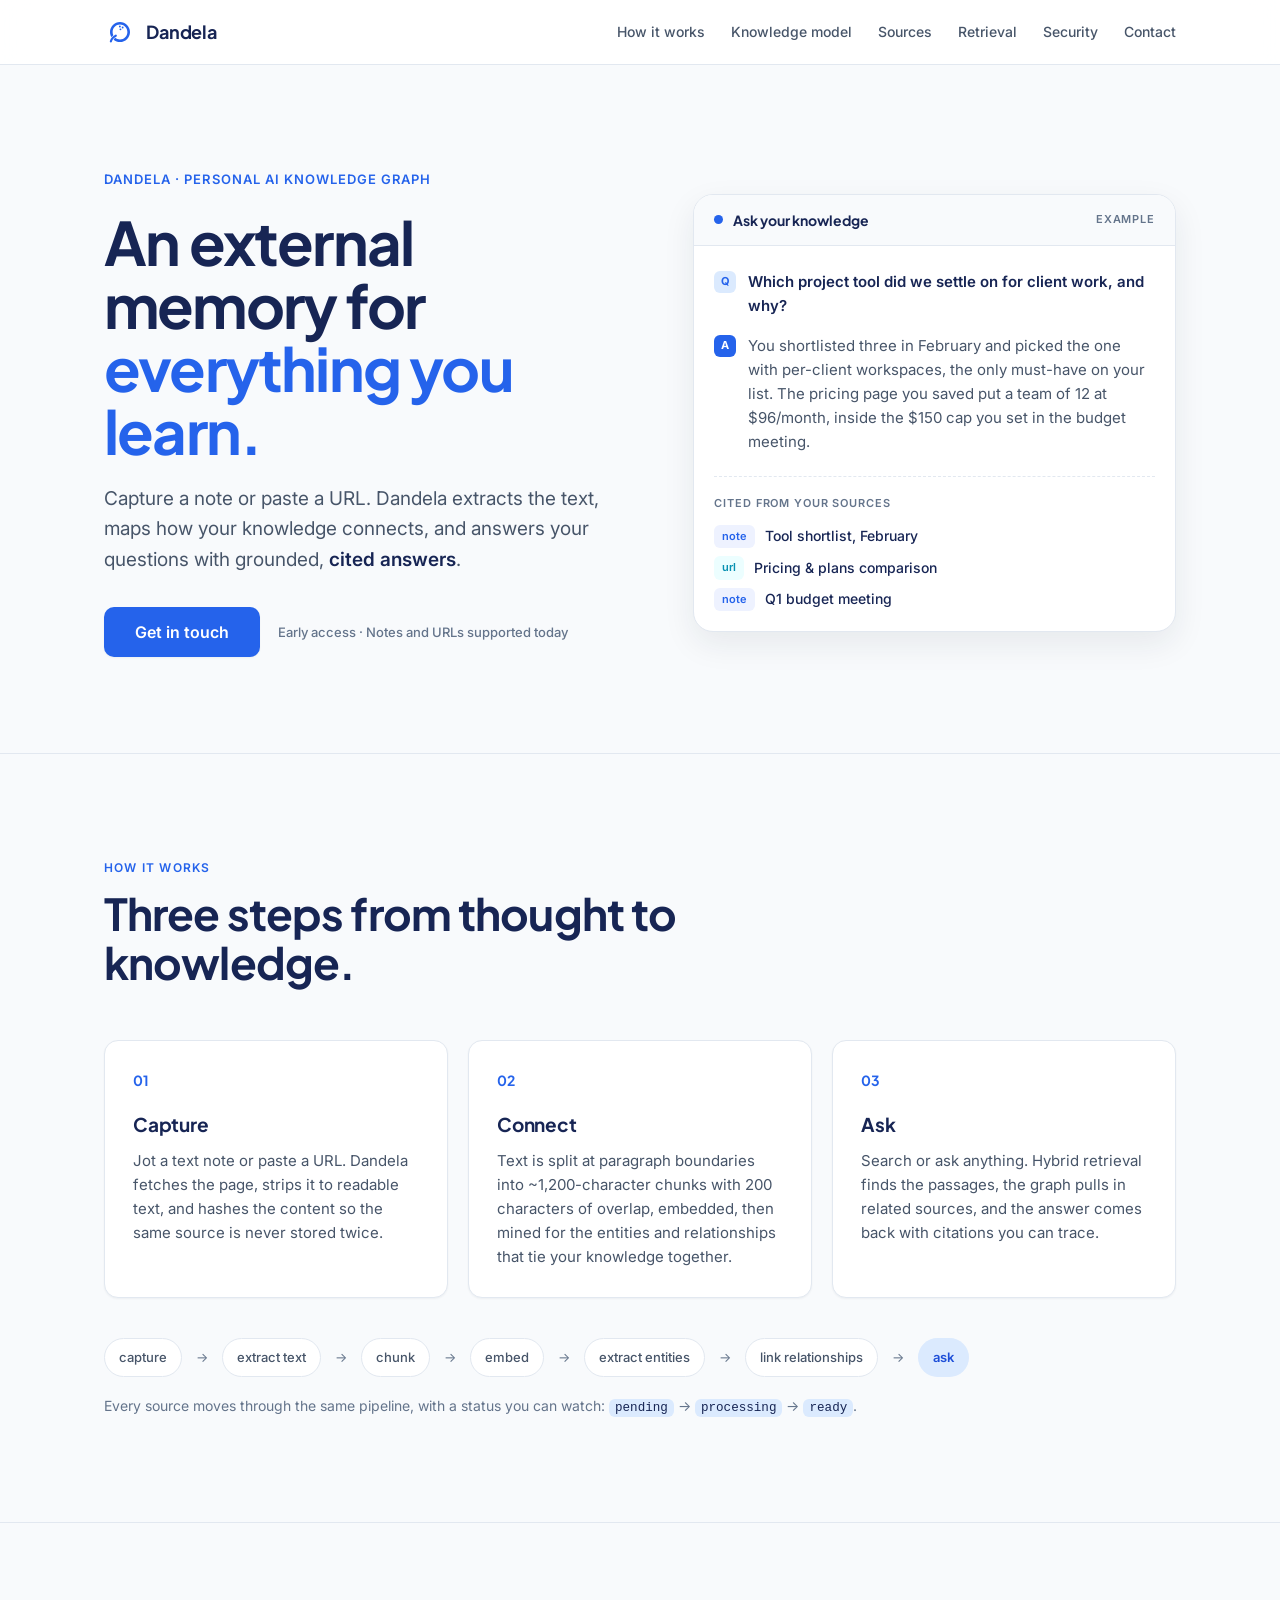
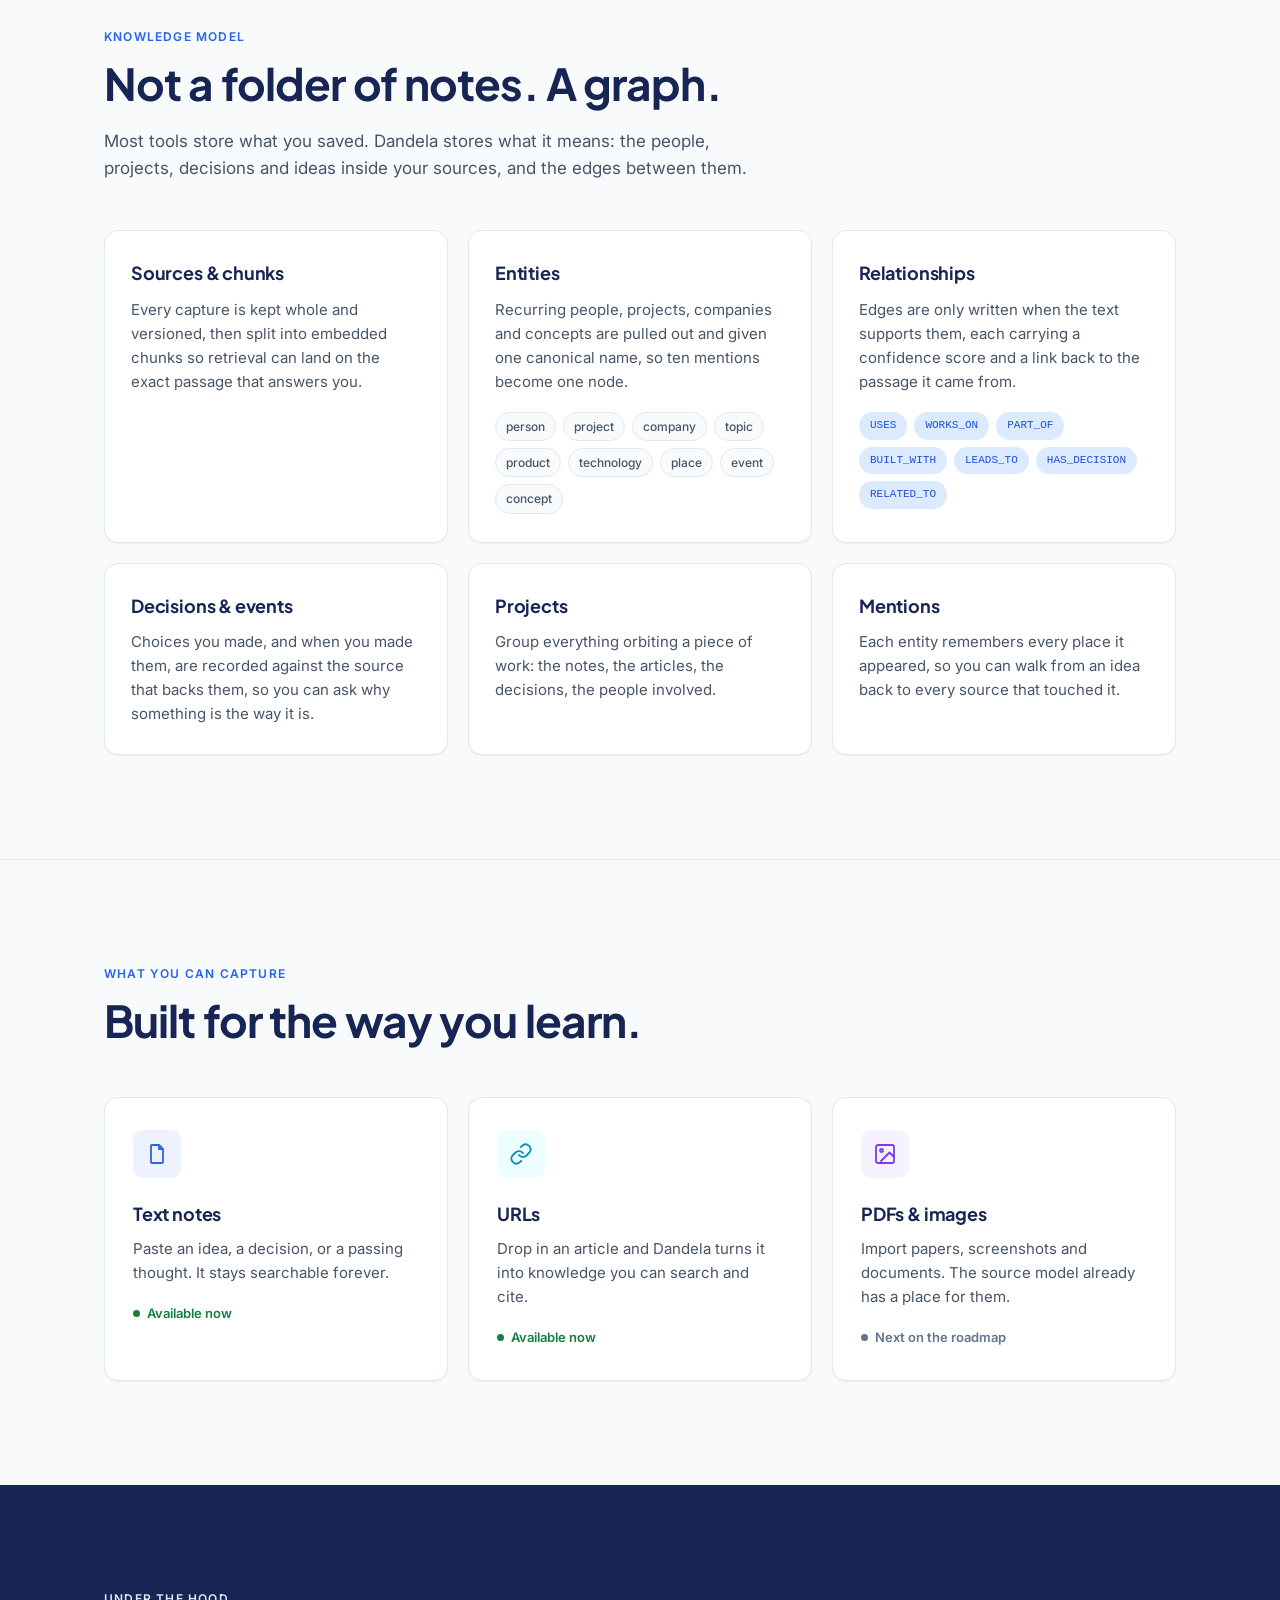
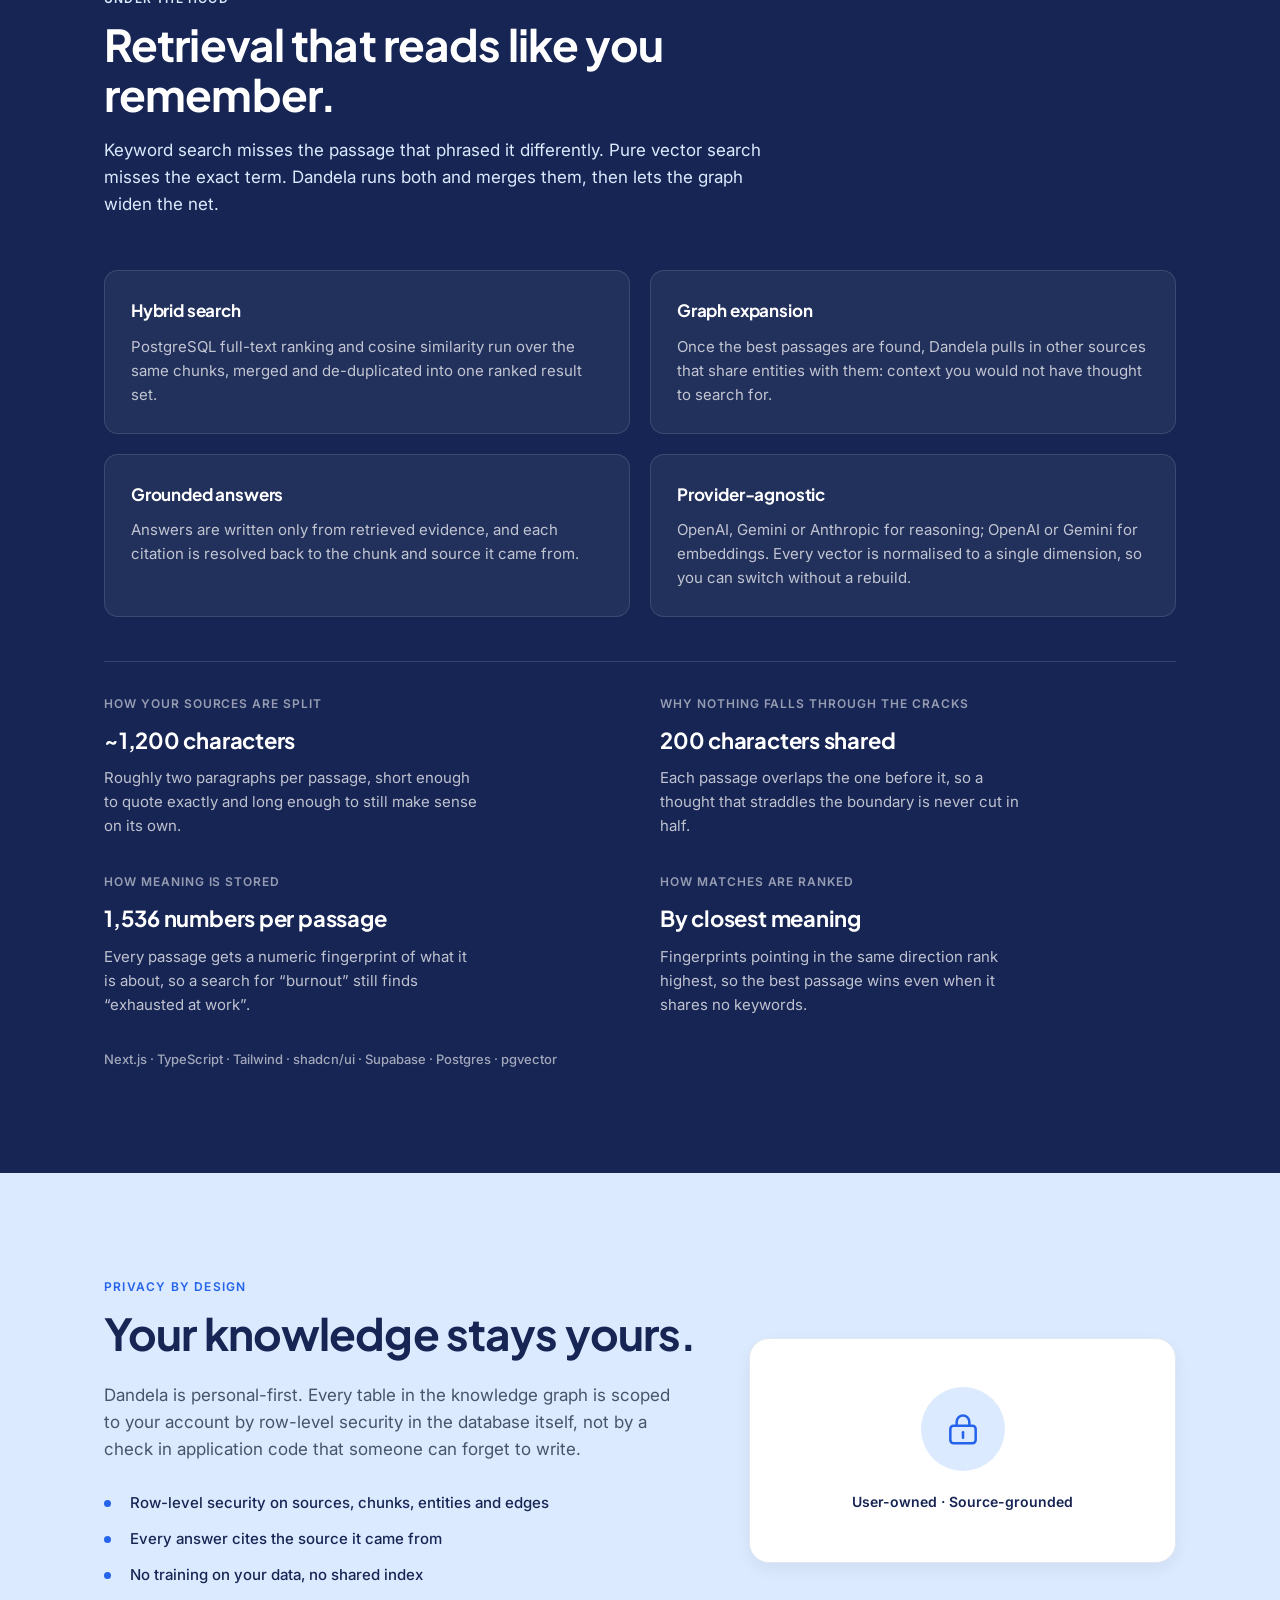
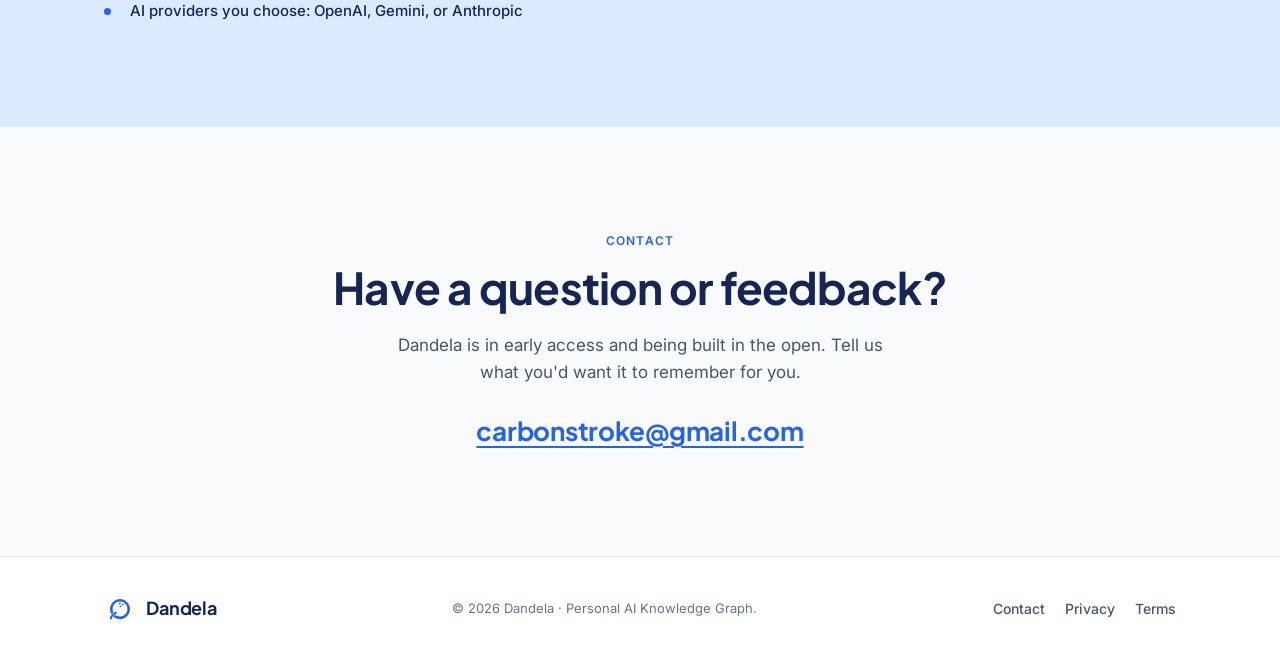
<file: index.html>
<!doctype html>
<html lang="en">
  <head>
    <meta charset="utf-8" />
    <meta name="viewport" content="width=device-width, initial-scale=1" />
    <title>Dandela | Your personal AI knowledge graph</title>
    <meta
      name="description"
      content="Dandela is a personal AI knowledge graph: an external memory that captures your notes and articles, connects them into entities and relationships, and answers your questions with grounded, cited answers."
    />
    <meta property="og:title" content="Dandela · Personal AI Knowledge Graph" />
    <meta
      property="og:description"
      content="Capture a note or paste a URL. Ask your knowledge anything."
    />
    <meta property="og:type" content="website" />
    <link
      rel="icon"
      type="image/svg+xml"
      href="./favicon.svg"
    />
    <link rel="preconnect" href="https://fonts.googleapis.com" />
    <link rel="preconnect" href="https://fonts.gstatic.com" crossorigin />
    <link
      href="https://fonts.googleapis.com/css2?family=Inter:wght@400;500;600&family=Plus+Jakarta+Sans:wght@600;700&display=swap"
      rel="stylesheet"
    />
    <link rel="stylesheet" href="./theme.css" />
    <link rel="stylesheet" href="./styles.css" />
  </head>
  <body>
    <a class="skip-link" href="#main">Skip to content</a>

    <header class="site-header">
      <nav class="nav container" aria-label="Primary">
        <a class="brand" href="#top">
          <span class="brand-mark" aria-hidden="true">
            <img src="./logo.svg" alt="" width="30" height="30" />
          </span>
          <span class="brand-name">Dandela</span>
        </a>
        <ul class="nav-links" id="nav-menu">
          <li><a href="#how">How it works</a></li>
          <li><a href="#model">Knowledge model</a></li>
          <li><a href="#sources">Sources</a></li>
          <li><a href="#retrieval">Retrieval</a></li>
          <li><a href="#security">Security</a></li>
          <li><a href="#contact">Contact</a></li>
        </ul>
        <button class="nav-toggle" aria-expanded="false" aria-controls="nav-menu" aria-label="Open menu">
          <span></span><span></span>
        </button>
      </nav>
    </header>

    <main id="main">
      <section id="top" class="hero">
        <div class="container hero-inner">
          <div class="hero-copy">
            <p class="eyebrow reveal">Dandela · Personal AI Knowledge Graph</p>
            <h1 class="hero-title reveal">
              An external memory for<br />
              <span class="hero-accent">everything you learn.</span>
            </h1>
            <p class="hero-sub reveal">
              Capture a note or paste a URL. Dandela extracts the text, maps how your
              knowledge connects, and answers your questions with grounded,
              <strong>cited answers</strong>.
            </p>
            <div class="hero-actions reveal">
              <a class="btn btn-primary btn-lg" href="mailto:carbonstroke@gmail.com">Get in touch</a>
              <span class="hero-meta">Early access · Notes and URLs supported today</span>
            </div>
          </div>

          <div class="hero-panel reveal">
            <div class="panel-bar">
              <span class="panel-dot" aria-hidden="true"></span>
              <span class="panel-title">Ask your knowledge</span>
              <span class="panel-tag">Example</span>
            </div>
            <div class="panel-body">
              <p class="panel-q">
                <span class="panel-label">Q</span>
                Which project tool did we settle on for client work, and why?
              </p>
              <p class="panel-a">
                <span class="panel-label alt">A</span>
                You shortlisted three in February and picked the one with
                per-client workspaces, the only must-have on your list. The
                pricing page you saved put a team of 12 at $96/month, inside the
                $150 cap you set in the budget meeting.
              </p>
              <div class="panel-cites">
                <span class="cite-label">Cited from your sources</span>
                <ul>
                  <li><span class="cite-type note">note</span> Tool shortlist, February</li>
                  <li><span class="cite-type url">url</span> Pricing &amp; plans comparison</li>
                  <li><span class="cite-type note">note</span> Q1 budget meeting</li>
                </ul>
              </div>
            </div>
          </div>
        </div>
      </section>

      <section id="how" class="section how">
        <div class="container">
          <p class="kicker">How it works</p>
          <h2 class="section-title">Three steps from thought to knowledge.</h2>
          <ol class="steps">
            <li class="step reveal">
              <span class="step-num" aria-hidden="true">01</span>
              <h3>Capture</h3>
              <p>
                Jot a text note or paste a URL. Dandela fetches the page, strips it
                to readable text, and hashes the content so the same source is never
                stored twice.
              </p>
            </li>
            <li class="step reveal">
              <span class="step-num" aria-hidden="true">02</span>
              <h3>Connect</h3>
              <p>
                Text is split at paragraph boundaries into ~1,200-character chunks
                with 200 characters of overlap, embedded, then mined for the entities
                and relationships that tie your knowledge together.
              </p>
            </li>
            <li class="step reveal">
              <span class="step-num" aria-hidden="true">03</span>
              <h3>Ask</h3>
              <p>
                Search or ask anything. Hybrid retrieval finds the passages, the graph
                pulls in related sources, and the answer comes back with citations you
                can trace.
              </p>
            </li>
          </ol>

          <div class="pipeline reveal" aria-label="Ingestion pipeline">
            <span class="pipe-step">capture</span>
            <span class="pipe-link"><span class="pipe-arrow" aria-hidden="true">&rarr;</span><span class="pipe-step">extract text</span></span>
            <span class="pipe-link"><span class="pipe-arrow" aria-hidden="true">&rarr;</span><span class="pipe-step">chunk</span></span>
            <span class="pipe-link"><span class="pipe-arrow" aria-hidden="true">&rarr;</span><span class="pipe-step">embed</span></span>
            <span class="pipe-link"><span class="pipe-arrow" aria-hidden="true">&rarr;</span><span class="pipe-step">extract entities</span></span>
            <span class="pipe-link"><span class="pipe-arrow" aria-hidden="true">&rarr;</span><span class="pipe-step">link relationships</span></span>
            <span class="pipe-link"><span class="pipe-arrow" aria-hidden="true">&rarr;</span><span class="pipe-step is-end">ask</span></span>
          </div>
          <p class="pipeline-note">
            Every source moves through the same pipeline, with a status you can watch:
            <code>pending</code> → <code>processing</code> → <code>ready</code>.
          </p>
        </div>
      </section>

      <section id="model" class="section model">
        <div class="container">
          <p class="kicker">Knowledge model</p>
          <h2 class="section-title">Not a folder of notes. A graph.</h2>
          <p class="section-lead">
            Most tools store what you saved. Dandela stores what it means: the people,
            projects, decisions and ideas inside your sources, and the edges between
            them.
          </p>

          <div class="model-grid">
            <article class="model-card reveal">
              <h3>Sources &amp; chunks</h3>
              <p>
                Every capture is kept whole and versioned, then split into embedded
                chunks so retrieval can land on the exact passage that answers you.
              </p>
            </article>
            <article class="model-card reveal">
              <h3>Entities</h3>
              <p>
                Recurring people, projects, companies and concepts are pulled out and
                given one canonical name, so ten mentions become one node.
              </p>
              <div class="chips">
                <span class="chip">person</span>
                <span class="chip">project</span>
                <span class="chip">company</span>
                <span class="chip">topic</span>
                <span class="chip">product</span>
                <span class="chip">technology</span>
                <span class="chip">place</span>
                <span class="chip">event</span>
                <span class="chip">concept</span>
              </div>
            </article>
            <article class="model-card reveal">
              <h3>Relationships</h3>
              <p>
                Edges are only written when the text supports them, each carrying a
                confidence score and a link back to the passage it came from.
              </p>
              <div class="chips">
                <span class="chip mono">USES</span>
                <span class="chip mono">WORKS_ON</span>
                <span class="chip mono">PART_OF</span>
                <span class="chip mono">BUILT_WITH</span>
                <span class="chip mono">LEADS_TO</span>
                <span class="chip mono">HAS_DECISION</span>
                <span class="chip mono">RELATED_TO</span>
              </div>
            </article>
            <article class="model-card reveal">
              <h3>Decisions &amp; events</h3>
              <p>
                Choices you made, and when you made them, are recorded against the
                source that backs them, so you can ask why something is the way it is.
              </p>
            </article>
            <article class="model-card reveal">
              <h3>Projects</h3>
              <p>
                Group everything orbiting a piece of work: the notes, the articles,
                the decisions, the people involved.
              </p>
            </article>
            <article class="model-card reveal">
              <h3>Mentions</h3>
              <p>
                Each entity remembers every place it appeared, so you can walk from an
                idea back to every source that touched it.
              </p>
            </article>
          </div>
        </div>
      </section>

      <section id="sources" class="section sources">
        <div class="container">
          <p class="kicker">What you can capture</p>
          <h2 class="section-title">Built for the way you learn.</h2>
          <div class="source-grid">
            <article class="source-card reveal">
              <span class="source-badge notes" aria-hidden="true">
                <svg viewBox="0 0 24 24" fill="none" xmlns="http://www.w3.org/2000/svg">
                  <path d="M7 3h7l4 4v13a1 1 0 0 1-1 1H7a1 1 0 0 1-1-1V4a1 1 0 0 1 1-1z" stroke="currentColor" stroke-width="1.8" stroke-linejoin="round" />
                  <path d="M14 3v4h4" stroke="currentColor" stroke-width="1.8" stroke-linejoin="round" />
                </svg>
              </span>
              <h3>Text notes</h3>
              <p>Paste an idea, a decision, or a passing thought. It stays searchable forever.</p>
              <p class="source-state ready">Available now</p>
            </article>
            <article class="source-card reveal">
              <span class="source-badge url" aria-hidden="true">
                <svg viewBox="0 0 24 24" fill="none" xmlns="http://www.w3.org/2000/svg">
                  <path d="M10 13a5 5 0 0 0 7.5.5l3-3a5 5 0 0 0-7-7l-1.7 1.7" stroke="currentColor" stroke-width="1.8" stroke-linecap="round" stroke-linejoin="round" />
                  <path d="M14 11a5 5 0 0 0-7.5-.5l-3 3a5 5 0 0 0 7 7l1.7-1.7" stroke="currentColor" stroke-width="1.8" stroke-linecap="round" stroke-linejoin="round" />
                </svg>
              </span>
              <h3>URLs</h3>
              <p>Drop in an article and Dandela turns it into knowledge you can search and cite.</p>
              <p class="source-state ready">Available now</p>
            </article>
            <article class="source-card reveal">
              <span class="source-badge media" aria-hidden="true">
                <svg viewBox="0 0 24 24" fill="none" xmlns="http://www.w3.org/2000/svg">
                  <rect x="3" y="3" width="18" height="18" rx="2" stroke="currentColor" stroke-width="1.8" />
                  <circle cx="8.5" cy="8.5" r="1.5" stroke="currentColor" stroke-width="1.8" />
                  <path d="M21 15l-4.5-4.5L8 19" stroke="currentColor" stroke-width="1.8" stroke-linecap="round" stroke-linejoin="round" />
                </svg>
              </span>
              <h3>PDFs &amp; images</h3>
              <p>Import papers, screenshots and documents. The source model already has a place for them.</p>
              <p class="source-state next">Next on the roadmap</p>
            </article>
          </div>
        </div>
      </section>

      <section id="retrieval" class="section retrieval">
        <div class="container">
          <p class="kicker alt">Under the hood</p>
          <h2 class="retrieval-title">Retrieval that reads like you remember.</h2>
          <p class="retrieval-lead">
            Keyword search misses the passage that phrased it differently. Pure vector
            search misses the exact term. Dandela runs both and merges them, then lets
            the graph widen the net.
          </p>

          <div class="spec-grid">
            <div class="spec reveal">
              <h3>Hybrid search</h3>
              <p>
                PostgreSQL full-text ranking and cosine similarity run over the same
                chunks, merged and de-duplicated into one ranked result set.
              </p>
            </div>
            <div class="spec reveal">
              <h3>Graph expansion</h3>
              <p>
                Once the best passages are found, Dandela pulls in other sources that
                share entities with them: context you would not have thought to search
                for.
              </p>
            </div>
            <div class="spec reveal">
              <h3>Grounded answers</h3>
              <p>
                Answers are written only from retrieved evidence, and each citation is
                resolved back to the chunk and source it came from.
              </p>
            </div>
            <div class="spec reveal">
              <h3>Provider-agnostic</h3>
              <p>
                OpenAI, Gemini or Anthropic for reasoning; OpenAI or Gemini for
                embeddings. Every vector is normalised to a single dimension, so you can
                switch without a rebuild.
              </p>
            </div>
          </div>

          <dl class="stat-row reveal">
            <div class="stat">
              <dt>How your sources are split</dt>
              <dd>
                <span class="stat-figure">~1,200 characters</span>
                <span class="stat-plain">
                  Roughly two paragraphs per passage, short enough to quote
                  exactly and long enough to still make sense on its own.
                </span>
              </dd>
            </div>
            <div class="stat">
              <dt>Why nothing falls through the cracks</dt>
              <dd>
                <span class="stat-figure">200 characters shared</span>
                <span class="stat-plain">
                  Each passage overlaps the one before it, so a thought that
                  straddles the boundary is never cut in half.
                </span>
              </dd>
            </div>
            <div class="stat">
              <dt>How meaning is stored</dt>
              <dd>
                <span class="stat-figure">1,536 numbers per passage</span>
                <span class="stat-plain">
                  Every passage gets a numeric fingerprint of what it is about,
                  so a search for “burnout” still finds “exhausted at work”.
                </span>
              </dd>
            </div>
            <div class="stat">
              <dt>How matches are ranked</dt>
              <dd>
                <span class="stat-figure">By closest meaning</span>
                <span class="stat-plain">
                  Fingerprints pointing in the same direction rank highest, so
                  the best passage wins even when it shares no keywords.
                </span>
              </dd>
            </div>
          </dl>

          <p class="retrieval-stack">
            Next.js · TypeScript · Tailwind · shadcn/ui · Supabase · Postgres · pgvector
          </p>
        </div>
      </section>

      <section id="security" class="section security">
        <div class="container security-inner">
          <div class="security-copy reveal">
            <p class="kicker">Privacy by design</p>
            <h2 class="section-title">Your knowledge stays yours.</h2>
            <p class="security-text">
              Dandela is personal-first. Every table in the knowledge graph is scoped to
              your account by row-level security in the database itself, not by a check
              in application code that someone can forget to write.
            </p>
            <ul class="security-list">
              <li>Row-level security on sources, chunks, entities and edges</li>
              <li>Every answer cites the source it came from</li>
              <li>No training on your data, no shared index</li>
              <li>AI providers you choose: OpenAI, Gemini, or Anthropic</li>
            </ul>
          </div>
          <div class="security-art reveal" aria-hidden="true">
            <div class="seal">
              <svg viewBox="0 0 24 24" fill="none" xmlns="http://www.w3.org/2000/svg">
                <rect x="4" y="10" width="16" height="11" rx="2" stroke="currentColor" stroke-width="1.6" />
                <path d="M8 10V7.5a4 4 0 0 1 8 0V10" stroke="currentColor" stroke-width="1.6" />
                <path d="M12 14v3.5" stroke="currentColor" stroke-width="1.6" stroke-linecap="round" />
              </svg>
            </div>
            <p class="seal-label">User-owned · Source-grounded</p>
          </div>
        </div>
      </section>

      <section id="contact" class="section contact">
        <div class="container contact-inner reveal">
          <p class="kicker">Contact</p>
          <h2 class="section-title">Have a question or feedback?</h2>
          <p class="contact-text">
            Dandela is in early access and being built in the open. Tell us what you'd
            want it to remember for you.
          </p>
          <p class="contact-email">
            <a href="mailto:carbonstroke@gmail.com">carbonstroke@gmail.com</a>
          </p>
        </div>
      </section>
    </main>

    <footer class="site-footer">
      <div class="container footer-inner">
        <a class="brand" href="#top">
          <span class="brand-mark" aria-hidden="true">
            <img src="./logo.svg" alt="" width="30" height="30" />
          </span>
          <span class="brand-name">Dandela</span>
        </a>
        <p class="footer-note">
          © 2026 Dandela · Personal AI Knowledge Graph.
        </p>
        <nav class="footer-links" aria-label="Legal">
          <a href="#contact">Contact</a>
          <a href="./privacy.html">Privacy</a>
          <a href="./terms.html">Terms</a>
        </nav>
      </div>
    </footer>

    <script src="./main.js"></script>
  </body>
</html>
</file>
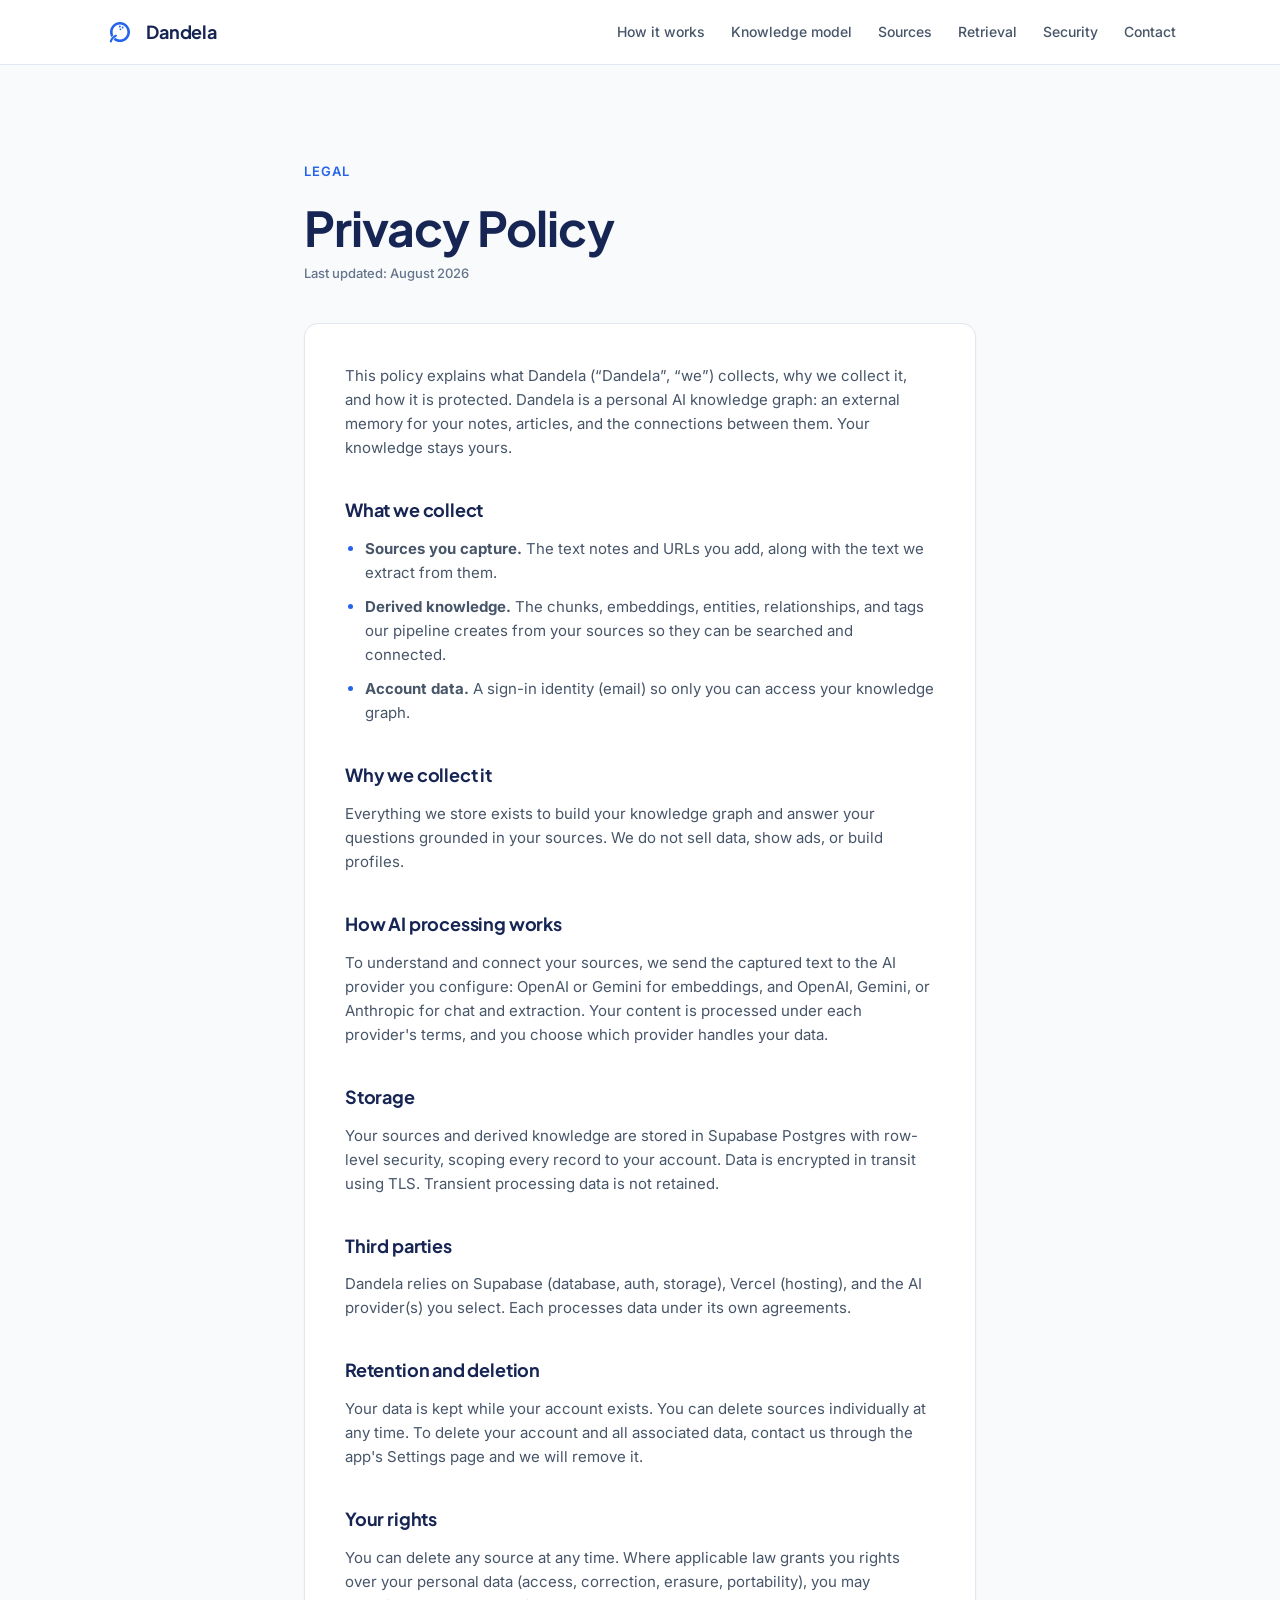
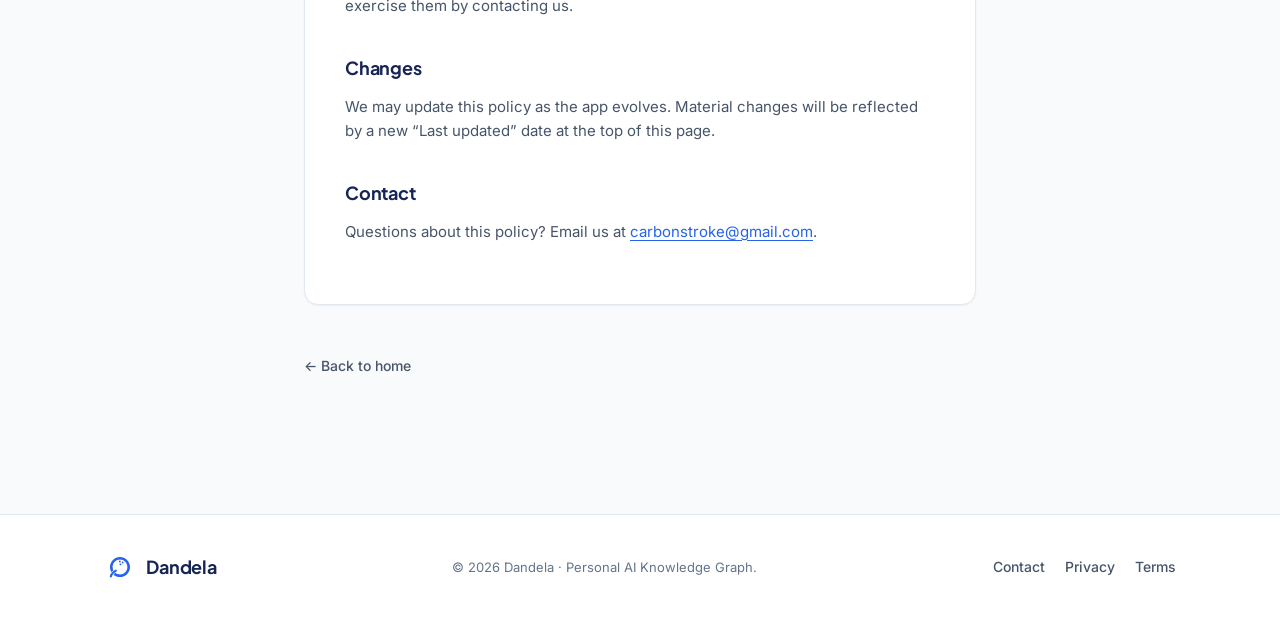
<file: privacy.html>
<!doctype html>
<html lang="en">
  <head>
    <meta charset="utf-8" />
    <meta name="viewport" content="width=device-width, initial-scale=1" />
    <title>Privacy Policy · Dandela</title>
    <meta
      name="description"
      content="How Dandela handles your data: what we store, why, and how it is protected."
    />
    <link rel="icon" type="image/svg+xml" href="./favicon.svg" />
    <link rel="preconnect" href="https://fonts.googleapis.com" />
    <link rel="preconnect" href="https://fonts.gstatic.com" crossorigin />
    <link
      href="https://fonts.googleapis.com/css2?family=Inter:wght@400;500;600&family=Plus+Jakarta+Sans:wght@600;700&display=swap"
      rel="stylesheet"
    />
    <link rel="stylesheet" href="./theme.css" />
    <link rel="stylesheet" href="./styles.css" />
  </head>
  <body>
    <a class="skip-link" href="#main">Skip to content</a>

    <header class="site-header">
      <nav class="nav container" aria-label="Primary">
        <a class="brand" href="./index.html#top">
          <span class="brand-mark" aria-hidden="true">
            <img src="./logo.svg" alt="" width="30" height="30" />
          </span>
          <span class="brand-name">Dandela</span>
        </a>
        <ul class="nav-links" id="nav-menu">
          <li><a href="./index.html#how">How it works</a></li>
          <li><a href="./index.html#model">Knowledge model</a></li>
          <li><a href="./index.html#sources">Sources</a></li>
          <li><a href="./index.html#retrieval">Retrieval</a></li>
          <li><a href="./index.html#security">Security</a></li>
          <li><a href="./index.html#contact">Contact</a></li>
        </ul>
        <button class="nav-toggle" aria-expanded="false" aria-controls="nav-menu" aria-label="Open menu">
          <span></span><span></span>
        </button>
      </nav>
    </header>

    <main id="main">
      <section class="legal">
        <div class="container legal-inner">
          <p class="eyebrow">Legal</p>
          <h1 class="legal-title">Privacy Policy</h1>
          <p class="legal-updated">Last updated: August 2026</p>

          <div class="legal-body">
            <p>
              This policy explains what Dandela (“Dandela”, “we”) collects, why we
              collect it, and how it is protected. Dandela is a personal AI knowledge
              graph: an external memory for your notes, articles, and the connections
              between them. Your knowledge stays yours.
            </p>

            <h2>What we collect</h2>
            <ul>
              <li>
                <strong>Sources you capture.</strong> The text notes and URLs you add,
                along with the text we extract from them.
              </li>
              <li>
                <strong>Derived knowledge.</strong> The chunks, embeddings, entities,
                relationships, and tags our pipeline creates from your sources so they
                can be searched and connected.
              </li>
              <li>
                <strong>Account data.</strong> A sign-in identity (email) so only you
                can access your knowledge graph.
              </li>
            </ul>

            <h2>Why we collect it</h2>
            <p>
              Everything we store exists to build your knowledge graph and answer your
              questions grounded in your sources. We do not sell data, show ads, or
              build profiles.
            </p>

            <h2>How AI processing works</h2>
            <p>
              To understand and connect your sources, we send the captured text to the
              AI provider you configure: OpenAI or Gemini for embeddings, and OpenAI,
              Gemini, or Anthropic for chat and extraction. Your content is processed
              under each provider's terms, and you choose which provider handles your
              data.
            </p>

            <h2>Storage</h2>
            <p>
              Your sources and derived knowledge are stored in Supabase Postgres with
              row-level security, scoping every record to your account. Data is
              encrypted in transit using TLS. Transient processing data is not
              retained.
            </p>

            <h2>Third parties</h2>
            <p>
              Dandela relies on Supabase (database, auth, storage), Vercel (hosting),
              and the AI provider(s) you select. Each processes data under its own
              agreements.
            </p>

            <h2>Retention and deletion</h2>
            <p>
              Your data is kept while your account exists. You can delete sources
              individually at any time. To delete your account and all associated
              data, contact us through the app's Settings page and we will remove it.
            </p>

            <h2>Your rights</h2>
            <p>
              You can delete any source at any time. Where applicable law grants you
              rights over your personal data (access, correction, erasure,
              portability), you may exercise them by contacting us.
            </p>

            <h2>Changes</h2>
            <p>
              We may update this policy as the app evolves. Material changes will be
              reflected by a new “Last updated” date at the top of this page.
            </p>

            <h2>Contact</h2>
            <p>
              Questions about this policy? Email us at
              <a href="mailto:carbonstroke@gmail.com">carbonstroke@gmail.com</a>.
            </p>
          </div>

          <p class="legal-back"><a href="./index.html">&larr; Back to home</a></p>
        </div>
      </section>
    </main>

    <footer class="site-footer">
      <div class="container footer-inner">
        <a class="brand" href="./index.html#top">
          <span class="brand-mark" aria-hidden="true">
            <img src="./logo.svg" alt="" width="30" height="30" />
          </span>
          <span class="brand-name">Dandela</span>
        </a>
        <p class="footer-note">© 2026 Dandela · Personal AI Knowledge Graph.</p>
        <nav class="footer-links" aria-label="Legal">
          <a href="./index.html#contact">Contact</a>
          <a href="./privacy.html">Privacy</a>
          <a href="./terms.html">Terms</a>
        </nav>
      </div>
    </footer>

    <script src="./main.js"></script>
  </body>
</html>
</file>
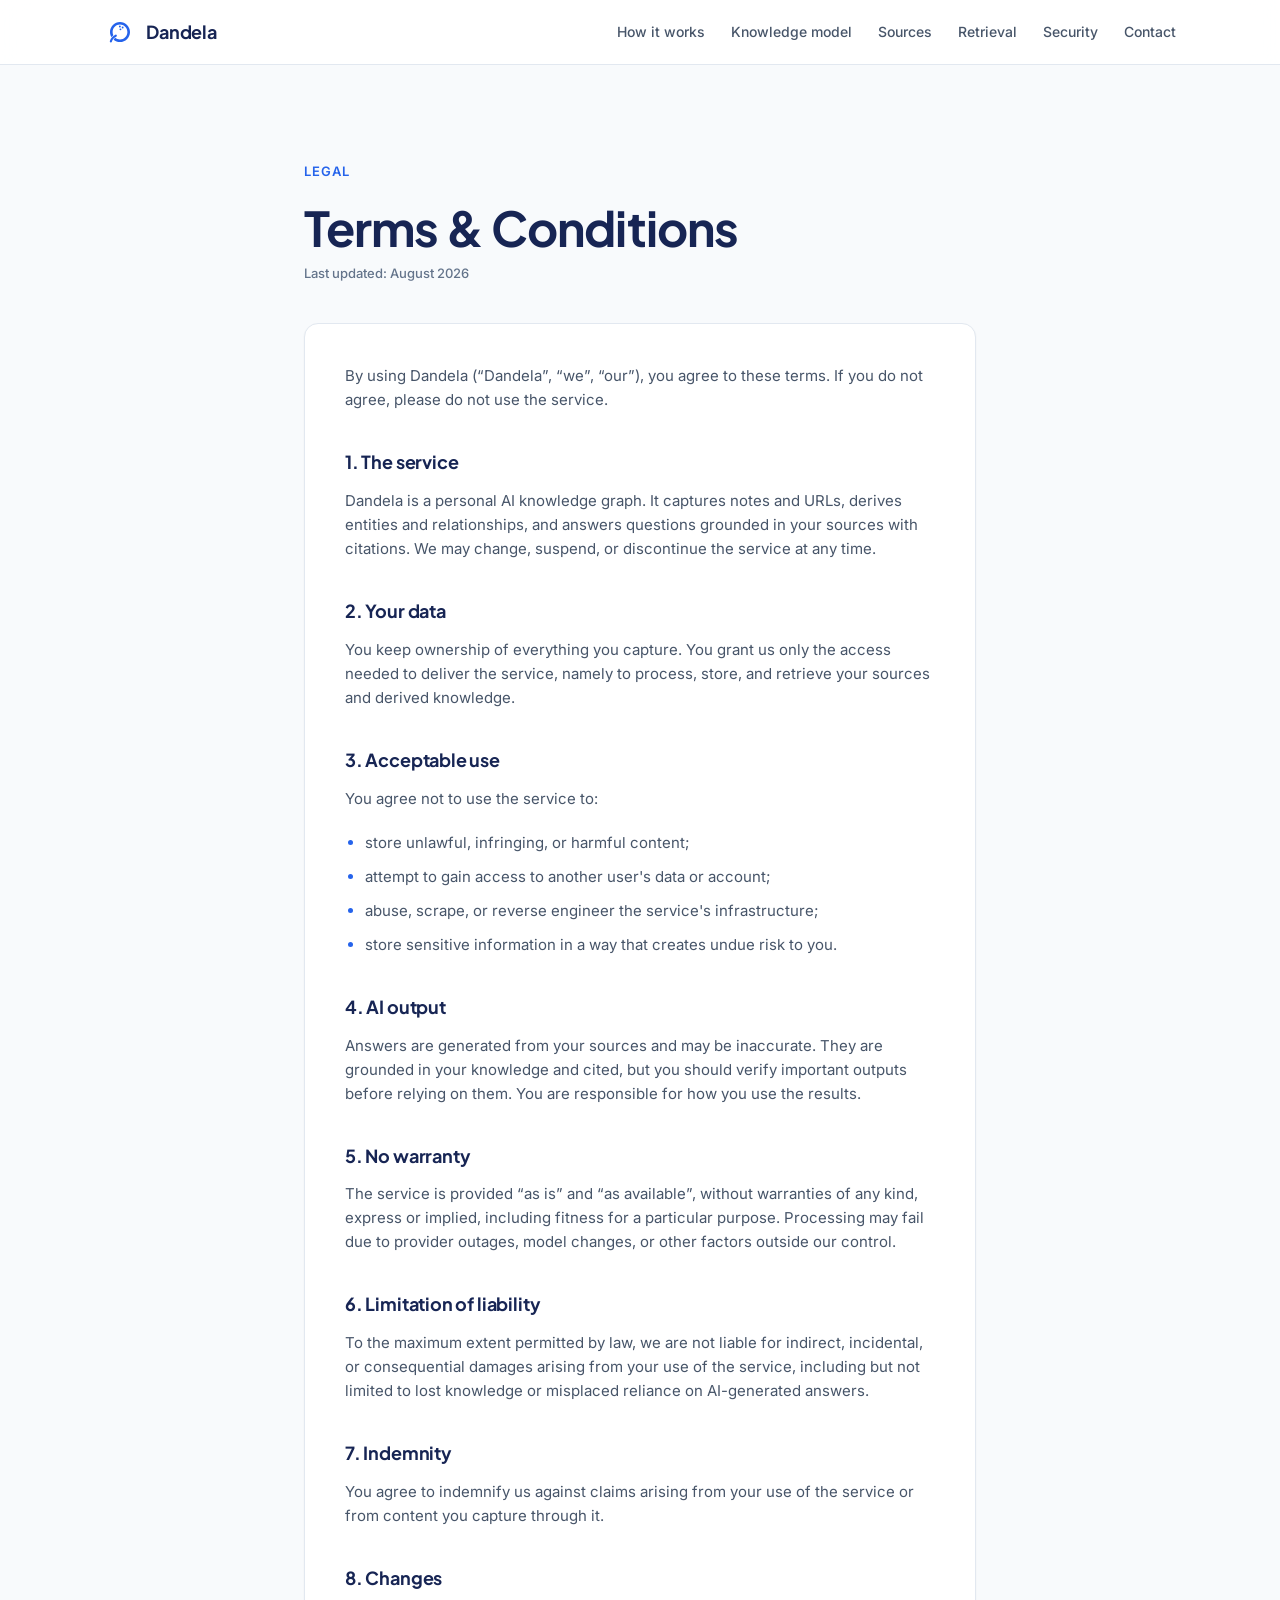
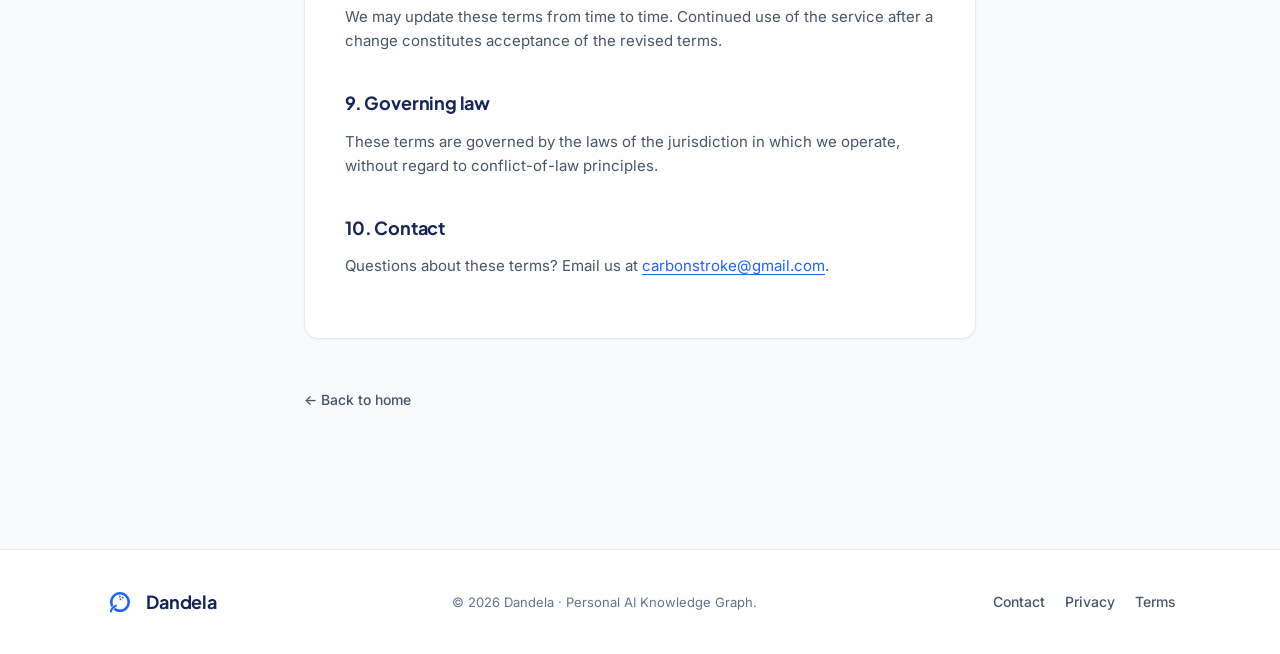
<file: terms.html>
<!doctype html>
<html lang="en">
  <head>
    <meta charset="utf-8" />
    <meta name="viewport" content="width=device-width, initial-scale=1" />
    <title>Terms &amp; Conditions · Dandela</title>
    <meta
      name="description"
      content="The terms governing your use of Dandela, a personal AI knowledge graph."
    />
    <link rel="icon" type="image/svg+xml" href="./favicon.svg" />
    <link rel="preconnect" href="https://fonts.googleapis.com" />
    <link rel="preconnect" href="https://fonts.gstatic.com" crossorigin />
    <link
      href="https://fonts.googleapis.com/css2?family=Inter:wght@400;500;600&family=Plus+Jakarta+Sans:wght@600;700&display=swap"
      rel="stylesheet"
    />
    <link rel="stylesheet" href="./theme.css" />
    <link rel="stylesheet" href="./styles.css" />
  </head>
  <body>
    <a class="skip-link" href="#main">Skip to content</a>

    <header class="site-header">
      <nav class="nav container" aria-label="Primary">
        <a class="brand" href="./index.html#top">
          <span class="brand-mark" aria-hidden="true">
            <img src="./logo.svg" alt="" width="30" height="30" />
          </span>
          <span class="brand-name">Dandela</span>
        </a>
        <ul class="nav-links" id="nav-menu">
          <li><a href="./index.html#how">How it works</a></li>
          <li><a href="./index.html#model">Knowledge model</a></li>
          <li><a href="./index.html#sources">Sources</a></li>
          <li><a href="./index.html#retrieval">Retrieval</a></li>
          <li><a href="./index.html#security">Security</a></li>
          <li><a href="./index.html#contact">Contact</a></li>
        </ul>
        <button class="nav-toggle" aria-expanded="false" aria-controls="nav-menu" aria-label="Open menu">
          <span></span><span></span>
        </button>
      </nav>
    </header>

    <main id="main">
      <section class="legal">
        <div class="container legal-inner">
          <p class="eyebrow">Legal</p>
          <h1 class="legal-title">Terms &amp; Conditions</h1>
          <p class="legal-updated">Last updated: August 2026</p>

          <div class="legal-body">
            <p>
              By using Dandela (“Dandela”, “we”, “our”), you agree to these terms. If
              you do not agree, please do not use the service.
            </p>

            <h2>1. The service</h2>
            <p>
              Dandela is a personal AI knowledge graph. It captures notes and URLs,
              derives entities and relationships, and answers questions grounded in
              your sources with citations. We may change, suspend, or discontinue the
              service at any time.
            </p>

            <h2>2. Your data</h2>
            <p>
              You keep ownership of everything you capture. You grant us only the
              access needed to deliver the service, namely to process, store, and
              retrieve your sources and derived knowledge.
            </p>

            <h2>3. Acceptable use</h2>
            <p>You agree not to use the service to:</p>
            <ul>
              <li>store unlawful, infringing, or harmful content;</li>
              <li>attempt to gain access to another user's data or account;</li>
              <li>abuse, scrape, or reverse engineer the service's infrastructure;</li>
              <li>store sensitive information in a way that creates undue risk to you.</li>
            </ul>

            <h2>4. AI output</h2>
            <p>
              Answers are generated from your sources and may be inaccurate. They are
              grounded in your knowledge and cited, but you should verify important
              outputs before relying on them. You are responsible for how you use the
              results.
            </p>

            <h2>5. No warranty</h2>
            <p>
              The service is provided “as is” and “as available”, without warranties
              of any kind, express or implied, including fitness for a particular
              purpose. Processing may fail due to provider outages, model changes, or
              other factors outside our control.
            </p>

            <h2>6. Limitation of liability</h2>
            <p>
              To the maximum extent permitted by law, we are not liable for indirect,
              incidental, or consequential damages arising from your use of the
              service, including but not limited to lost knowledge or misplaced
              reliance on AI-generated answers.
            </p>

            <h2>7. Indemnity</h2>
            <p>
              You agree to indemnify us against claims arising from your use of the
              service or from content you capture through it.
            </p>

            <h2>8. Changes</h2>
            <p>
              We may update these terms from time to time. Continued use of the service
              after a change constitutes acceptance of the revised terms.
            </p>

            <h2>9. Governing law</h2>
            <p>
              These terms are governed by the laws of the jurisdiction in which we
              operate, without regard to conflict-of-law principles.
            </p>

            <h2>10. Contact</h2>
            <p>
              Questions about these terms? Email us at
              <a href="mailto:carbonstroke@gmail.com">carbonstroke@gmail.com</a>.
            </p>
          </div>

          <p class="legal-back"><a href="./index.html">&larr; Back to home</a></p>
        </div>
      </section>
    </main>

    <footer class="site-footer">
      <div class="container footer-inner">
        <a class="brand" href="./index.html#top">
          <span class="brand-mark" aria-hidden="true">
            <img src="./logo.svg" alt="" width="30" height="30" />
          </span>
          <span class="brand-name">Dandela</span>
        </a>
        <p class="footer-note">© 2026 Dandela · Personal AI Knowledge Graph.</p>
        <nav class="footer-links" aria-label="Legal">
          <a href="./index.html#contact">Contact</a>
          <a href="./privacy.html">Privacy</a>
          <a href="./terms.html">Terms</a>
        </nav>
      </div>
    </footer>

    <script src="./main.js"></script>
  </body>
</html>
</file>
<file: theme.css>
/* ============================================================
   Dandela · Brand & UI theme
   ------------------------------------------------------------
   This file is the single source of truth for the brand.
   Edit the tokens below and the whole site updates to match.

   Palette / type / shape follow the Dandela Brand & UI direction:
   calm, trustworthy, professional, friendly. Deep navy + blue +
   warm off-white. Inter for UI, Plus Jakarta Sans for display.
   No gradients, no neon, restrained rounding, light shadows.
   ============================================================ */

:root {
  /* ---------- Color · Primary ---------- */
  --brand-navy: #172554; /* deep navy: nav, headings, strong brand moments */
  --brand-navy-deep: #10204a; /* navy hover / pressed states */

  /* ---------- Color · Accents ---------- */
  --accent-blue: #2563eb; /* trust blue: buttons, links, active states */
  --accent-blue-deep: #1d4ed8; /* trust blue hover / pressed */
  --sky: #dbeafe; /* soft sky: selected states, subtle backgrounds, badges */

  /* ---------- Color · Surfaces ---------- */
  --bg: #f8fafc; /* warm white: main background */
  --surface: #ffffff; /* white: cards, modals, inputs, elevated surfaces */

  /* ---------- Color · Text ---------- */
  --text-primary: #172033; /* headings, primary text */
  --text-secondary: #475569; /* secondary text */
  --text-muted: #64748b; /* muted / captions */

  /* ---------- Color · Lines ---------- */
  --border: #e2e8f0;

  /* ---------- Color · Status ---------- */
  --success: #15803d;
  --warning: #b45309;
  --error: #dc2626;

  /* ---------- Typography ---------- */
  --font-sans: "Inter", ui-sans-serif, system-ui, -apple-system, "Segoe UI", sans-serif;
  --font-display: "Plus Jakarta Sans", "Inter", ui-sans-serif, system-ui, sans-serif;

  /* ---------- Shape ---------- */
  --radius-sm: 6px;
  --radius-md: 10px; /* buttons, inputs */
  --radius-lg: 14px; /* cards */
  --radius-xl: 20px; /* hero/feature panels */

  /* ---------- Shadows (light, subtle) ---------- */
  --shadow-sm: 0 1px 2px rgba(23, 32, 51, 0.05);
  --shadow-md: 0 6px 16px rgba(23, 32, 51, 0.06);
  --shadow-lg: 0 12px 32px rgba(23, 32, 51, 0.08);

  /* ---------- Layout ---------- */
  --max: 1120px;
  --nav-h: 64px;
  --ease: cubic-bezier(0.22, 1, 0.36, 1);
}
</file>
<file: styles.css>
/* Dandela · styles
   Consumes all design tokens from theme.css. Edit theme.css to rebrand. */

* {
  box-sizing: border-box;
}

html {
  scroll-behavior: smooth;
  scroll-padding-top: calc(var(--nav-h) + 12px);
}

body {
  margin: 0;
  background: var(--bg);
  color: var(--text-primary);
  font-family: var(--font-sans);
  font-size: 16px;
  line-height: 1.6;
  -webkit-font-smoothing: antialiased;
  text-rendering: optimizeLegibility;
}

::selection {
  background: var(--accent-blue);
  color: #fff;
}

img,
svg {
  display: block;
}

a {
  color: inherit;
  text-decoration: none;
}

.skip-link {
  position: absolute;
  left: 12px;
  top: -48px;
  z-index: 100;
  padding: 8px 14px;
  border-radius: var(--radius-md);
  background: var(--accent-blue);
  color: #fff;
  font-weight: 600;
  transition: top 0.2s var(--ease);
}

.skip-link:focus {
  top: 12px;
}

.container {
  width: 100%;
  max-width: var(--max);
  margin: 0 auto;
  padding: 0 24px;
}

/* ---------- Header ---------- */

.site-header {
  position: sticky;
  top: 0;
  z-index: 50;
  background: color-mix(in srgb, var(--surface) 88%, transparent);
  backdrop-filter: blur(14px);
  -webkit-backdrop-filter: blur(14px);
  border-bottom: 1px solid var(--border);
}

.nav {
  height: var(--nav-h);
  display: flex;
  align-items: center;
  justify-content: space-between;
  gap: 16px;
}

.brand {
  display: inline-flex;
  align-items: center;
  gap: 10px;
  font-family: var(--font-display);
  font-weight: 700;
  letter-spacing: -0.01em;
  color: var(--brand-navy);
}

.brand-mark {
  width: 32px;
  height: 32px;
  display: grid;
  place-items: center;
}

.brand-mark img {
  width: 30px;
  height: 30px;
}

.brand-name {
  font-size: 18px;
}

.nav-links {
  display: flex;
  gap: 26px;
  list-style: none;
  margin: 0;
  padding: 0;
}

.nav-links a {
  font-size: 14px;
  font-weight: 500;
  color: var(--text-secondary);
  transition: color 0.18s var(--ease);
}

.nav-links a:hover {
  color: var(--brand-navy);
}

.nav-toggle {
  display: none;
  flex-direction: column;
  justify-content: center;
  gap: 6px;
  width: 40px;
  height: 40px;
  padding: 0 10px;
  background: var(--surface);
  border: 1px solid var(--border);
  border-radius: var(--radius-md);
  cursor: pointer;
}

.nav-toggle span {
  display: block;
  height: 2px;
  border-radius: 2px;
  background: var(--text-primary);
  transition: transform 0.2s var(--ease);
}

.nav-toggle[aria-expanded="true"] span:nth-child(1) {
  transform: translateY(4px) rotate(45deg);
}

.nav-toggle[aria-expanded="true"] span:nth-child(2) {
  transform: translateY(-4px) rotate(-45deg);
}

/* ---------- Buttons ---------- */

.btn {
  display: inline-flex;
  align-items: center;
  justify-content: center;
  gap: 8px;
  border-radius: var(--radius-md);
  font-weight: 600;
  font-size: 15px;
  line-height: 1;
  padding: 13px 22px;
  border: 1px solid transparent;
  cursor: pointer;
  transition:
    transform 0.18s var(--ease),
    background 0.18s var(--ease),
    color 0.18s var(--ease),
    border-color 0.18s var(--ease),
    box-shadow 0.18s var(--ease);
}

.btn:hover {
  transform: translateY(-1px);
}

.btn:active {
  transform: translateY(0);
}

.btn-primary {
  background: var(--accent-blue);
  color: #fff;
  box-shadow: var(--shadow-sm);
}

.btn-primary:hover {
  background: var(--accent-blue-deep);
  box-shadow: var(--shadow-md);
}

.btn-lg {
  padding: 16px 30px;
  font-size: 16px;
}

/* ---------- Hero ---------- */

.hero {
  position: relative;
  padding: 104px 0 96px;
}

.hero-inner {
  display: grid;
  grid-template-columns: 1.05fr 0.95fr;
  gap: 56px;
  align-items: center;
}

.eyebrow {
  font-family: var(--font-sans);
  font-size: 13px;
  font-weight: 600;
  letter-spacing: 0.08em;
  text-transform: uppercase;
  color: var(--accent-blue);
  margin: 0 0 20px;
}

.hero-title {
  font-family: var(--font-display);
  font-size: clamp(38px, 5vw, 60px);
  line-height: 1.05;
  letter-spacing: -0.03em;
  font-weight: 700;
  color: var(--brand-navy);
  margin: 0 0 22px;
}

.hero-accent {
  color: var(--accent-blue);
}

.hero-sub {
  font-size: clamp(16px, 1.5vw, 19px);
  color: var(--text-secondary);
  max-width: 52ch;
  margin: 0 0 32px;
}

.hero-sub strong {
  color: var(--brand-navy);
  font-weight: 600;
}

.hero-actions {
  display: flex;
  flex-wrap: wrap;
  align-items: center;
  gap: 18px;
}

.hero-meta {
  font-size: 13px;
  font-weight: 500;
  color: var(--text-muted);
}

/* ---------- Hero panel (example ask/answer) ---------- */

.hero-panel {
  background: var(--surface);
  border: 1px solid var(--border);
  border-radius: var(--radius-xl);
  box-shadow: var(--shadow-lg);
  overflow: hidden;
}

.panel-bar {
  display: flex;
  align-items: center;
  gap: 10px;
  padding: 14px 20px;
  border-bottom: 1px solid var(--border);
  background: var(--bg);
}

.panel-dot {
  width: 9px;
  height: 9px;
  border-radius: 50%;
  background: var(--accent-blue);
  flex: none;
}

.panel-title {
  font-family: var(--font-display);
  font-size: 14px;
  font-weight: 700;
  color: var(--brand-navy);
}

.panel-tag {
  margin-left: auto;
  font-size: 11px;
  font-weight: 600;
  letter-spacing: 0.08em;
  text-transform: uppercase;
  color: var(--text-muted);
}

.panel-body {
  padding: 24px 20px 20px;
}

.panel-q,
.panel-a {
  position: relative;
  margin: 0;
  padding-left: 34px;
  font-size: 15px;
}

.panel-q {
  color: var(--brand-navy);
  font-weight: 600;
  margin-bottom: 16px;
}

.panel-a {
  color: var(--text-secondary);
}

.panel-label {
  position: absolute;
  left: 0;
  top: 1px;
  display: grid;
  place-items: center;
  width: 22px;
  height: 22px;
  border-radius: var(--radius-sm);
  background: var(--sky);
  color: var(--accent-blue);
  font-size: 11px;
  font-weight: 700;
}

.panel-label.alt {
  background: var(--accent-blue);
  color: #fff;
}

.panel-cites {
  margin-top: 22px;
  padding-top: 18px;
  border-top: 1px dashed var(--border);
}

.cite-label {
  display: block;
  font-size: 11px;
  font-weight: 600;
  letter-spacing: 0.08em;
  text-transform: uppercase;
  color: var(--text-muted);
  margin-bottom: 12px;
}

.panel-cites ul {
  list-style: none;
  margin: 0;
  padding: 0;
  display: flex;
  flex-direction: column;
  gap: 8px;
}

.panel-cites li {
  display: flex;
  align-items: center;
  gap: 10px;
  font-size: 14px;
  color: var(--brand-navy);
  font-weight: 500;
}

.cite-type {
  flex: none;
  font-size: 11px;
  font-weight: 600;
  padding: 3px 8px;
  border-radius: var(--radius-sm);
}

.cite-type.note {
  background: #eef2ff;
  color: #2563eb;
}

.cite-type.url {
  background: #ecfeff;
  color: #0891b2;
}

/* ---------- Sections ---------- */

.section {
  padding: 104px 0;
  border-top: 1px solid var(--border);
}

.kicker {
  font-family: var(--font-sans);
  font-size: 12px;
  font-weight: 600;
  letter-spacing: 0.1em;
  text-transform: uppercase;
  color: var(--accent-blue);
  margin: 0 0 12px;
}

.section-title {
  font-family: var(--font-display);
  font-size: clamp(30px, 4.2vw, 44px);
  line-height: 1.12;
  letter-spacing: -0.02em;
  font-weight: 700;
  color: var(--brand-navy);
  margin: 0 0 52px;
  max-width: 22ch;
}

.section-lead {
  font-size: 17px;
  color: var(--text-secondary);
  max-width: 60ch;
  margin: -32px 0 48px;
}

/* ---------- How it works ---------- */

.steps {
  display: grid;
  grid-template-columns: repeat(3, 1fr);
  gap: 20px;
  list-style: none;
  margin: 0;
  padding: 0;
}

.step {
  position: relative;
  background: var(--surface);
  border: 1px solid var(--border);
  border-radius: var(--radius-lg);
  box-shadow: var(--shadow-sm);
  padding: 28px;
  transition: border-color 0.2s var(--ease), transform 0.2s var(--ease), box-shadow 0.2s var(--ease);
}

.step:hover {
  border-color: var(--sky);
  box-shadow: var(--shadow-md);
  transform: translateY(-3px);
}

.step-num {
  font-family: var(--font-display);
  font-size: 14px;
  font-weight: 700;
  color: var(--accent-blue);
  display: block;
  margin-bottom: 18px;
}

.step h3 {
  font-family: var(--font-display);
  font-size: 19px;
  font-weight: 700;
  letter-spacing: -0.01em;
  color: var(--brand-navy);
  margin: 0 0 10px;
}

.step p {
  font-size: 15px;
  color: var(--text-secondary);
  margin: 0;
}

/* ---------- Pipeline strip ---------- */

.pipeline {
  display: flex;
  flex-wrap: wrap;
  align-items: center;
  gap: 14px;
  margin-top: 40px;
}

/* Each arrow is bound to the step it points at, so a wrapped row never starts
   or ends with a stranded arrow. */
.pipe-link {
  display: inline-flex;
  align-items: center;
  gap: 14px;
}

.pipe-arrow {
  flex: none;
  color: var(--text-muted);
  font-size: 13px;
  line-height: 1;
}

.pipe-step {
  padding: 8px 14px;
  border-radius: 999px;
  background: var(--surface);
  border: 1px solid var(--border);
  font-size: 13px;
  font-weight: 500;
  color: var(--text-secondary);
}

.pipe-step.is-end {
  background: var(--sky);
  border-color: transparent;
  color: var(--accent-blue-deep);
  font-weight: 600;
}

.pipeline-note {
  margin: 18px 0 0;
  font-size: 14px;
  color: var(--text-muted);
}

.pipeline-note code {
  font-family: ui-monospace, SFMono-Regular, Menlo, monospace;
  font-size: 0.9em;
  color: var(--brand-navy);
  background: var(--sky);
  border-radius: var(--radius-sm);
  padding: 2px 6px;
}

/* ---------- Knowledge model ---------- */

.model-grid {
  display: grid;
  grid-template-columns: repeat(3, 1fr);
  gap: 20px;
}

.model-card {
  background: var(--surface);
  border: 1px solid var(--border);
  border-radius: var(--radius-lg);
  box-shadow: var(--shadow-sm);
  padding: 28px 26px;
  transition: border-color 0.2s var(--ease), transform 0.2s var(--ease), box-shadow 0.2s var(--ease);
}

.model-card:hover {
  border-color: var(--sky);
  box-shadow: var(--shadow-md);
  transform: translateY(-3px);
}

.model-card h3 {
  font-family: var(--font-display);
  font-size: 18px;
  font-weight: 700;
  letter-spacing: -0.01em;
  color: var(--brand-navy);
  margin: 0 0 10px;
}

.model-card p {
  font-size: 15px;
  color: var(--text-secondary);
  margin: 0;
}

.chips {
  display: flex;
  flex-wrap: wrap;
  gap: 7px;
  margin-top: 18px;
}

.chip {
  font-size: 12px;
  font-weight: 500;
  padding: 4px 10px;
  border-radius: 999px;
  background: var(--bg);
  border: 1px solid var(--border);
  color: var(--text-secondary);
}

.chip.mono {
  font-family: ui-monospace, SFMono-Regular, Menlo, monospace;
  font-size: 11px;
  background: var(--sky);
  border-color: transparent;
  color: var(--accent-blue-deep);
}

/* ---------- Sources ---------- */

.source-grid {
  display: grid;
  grid-template-columns: repeat(3, 1fr);
  gap: 20px;
}

.source-card {
  background: var(--surface);
  border: 1px solid var(--border);
  border-radius: var(--radius-lg);
  box-shadow: var(--shadow-sm);
  padding: 32px 28px;
  transition: border-color 0.2s var(--ease), transform 0.2s var(--ease), box-shadow 0.2s var(--ease);
}

.source-card:hover {
  border-color: var(--sky);
  box-shadow: var(--shadow-md);
  transform: translateY(-3px);
}

.source-badge {
  width: 48px;
  height: 48px;
  display: grid;
  place-items: center;
  border-radius: var(--radius-md);
  margin-bottom: 22px;
}

.source-badge svg {
  width: 24px;
  height: 24px;
}

.source-badge.notes {
  background: #eef2ff;
  color: #2563eb;
}

.source-badge.url {
  background: #ecfeff;
  color: #0891b2;
}

.source-badge.media {
  background: #f5f3ff;
  color: #7c3aed;
}

.source-card h3 {
  font-family: var(--font-display);
  font-size: 18px;
  font-weight: 700;
  letter-spacing: -0.01em;
  color: var(--brand-navy);
  margin: 0 0 8px;
}

.source-card p {
  font-size: 15px;
  color: var(--text-secondary);
  margin: 0;
}

.source-card p.source-state {
  display: inline-flex;
  align-items: center;
  gap: 7px;
  margin-top: 18px;
  font-size: 13px;
  font-weight: 600;
}

.source-state::before {
  content: "";
  width: 7px;
  height: 7px;
  border-radius: 50%;
  background: currentColor;
}

.source-state.ready {
  color: var(--success);
}

.source-state.next {
  color: var(--text-muted);
}

/* ---------- Retrieval (navy band) ---------- */

.retrieval {
  background: var(--brand-navy);
  border-top: none;
}

.kicker.alt {
  color: var(--sky);
}

.retrieval-title {
  font-family: var(--font-display);
  font-size: clamp(30px, 4.2vw, 44px);
  line-height: 1.12;
  letter-spacing: -0.02em;
  font-weight: 700;
  color: #fff;
  margin: 0 0 18px;
  max-width: 22ch;
}

.retrieval-lead {
  font-size: 17px;
  color: var(--sky);
  max-width: 60ch;
  margin: 0 0 52px;
}

.spec-grid {
  display: grid;
  grid-template-columns: repeat(2, 1fr);
  gap: 20px;
}

.spec {
  background: rgba(255, 255, 255, 0.05);
  border: 1px solid rgba(255, 255, 255, 0.12);
  border-radius: var(--radius-lg);
  padding: 26px;
}

.spec h3 {
  font-family: var(--font-display);
  font-size: 17px;
  font-weight: 700;
  letter-spacing: -0.01em;
  color: #fff;
  margin: 0 0 10px;
}

.spec p {
  font-size: 15px;
  color: rgba(255, 255, 255, 0.72);
  margin: 0;
}

.stat-row {
  display: grid;
  grid-template-columns: repeat(2, 1fr);
  gap: 34px 40px;
  margin: 44px 0 0;
  padding: 32px 0 0;
  border-top: 1px solid rgba(255, 255, 255, 0.14);
}

.stat dt {
  font-size: 12px;
  font-weight: 600;
  letter-spacing: 0.08em;
  text-transform: uppercase;
  color: rgba(255, 255, 255, 0.55);
  margin-bottom: 10px;
}

.stat dd {
  margin: 0;
}

.stat-figure {
  display: block;
  font-family: var(--font-display);
  font-size: 22px;
  font-weight: 700;
  letter-spacing: -0.01em;
  color: #fff;
  margin-bottom: 8px;
}

.stat-plain {
  display: block;
  font-size: 15px;
  color: rgba(255, 255, 255, 0.72);
  max-width: 42ch;
}

.retrieval-stack {
  margin: 32px 0 0;
  font-size: 13px;
  font-weight: 500;
  color: rgba(255, 255, 255, 0.6);
}

/* ---------- Security ---------- */

.security {
  background: var(--sky);
  border-top: none;
}

.security-inner {
  display: grid;
  grid-template-columns: 1.4fr 1fr;
  gap: 48px;
  align-items: center;
}

.security .section-title {
  margin-bottom: 24px;
}

.security-text {
  font-size: 17px;
  color: var(--text-secondary);
  max-width: 52ch;
  margin: 0 0 28px;
}

.security-list {
  list-style: none;
  margin: 0;
  padding: 0;
  display: flex;
  flex-direction: column;
  gap: 12px;
}

.security-list li {
  position: relative;
  padding-left: 26px;
  font-size: 15px;
  color: var(--brand-navy);
  font-weight: 500;
}

.security-list li::before {
  content: "";
  position: absolute;
  left: 0;
  top: 9px;
  width: 7px;
  height: 7px;
  border-radius: 50%;
  background: var(--accent-blue);
}

.security-art {
  display: grid;
  place-items: center;
  background: var(--surface);
  border: 1px solid var(--border);
  border-radius: var(--radius-xl);
  box-shadow: var(--shadow-md);
  padding: 48px 32px;
  text-align: center;
}

.seal {
  width: 84px;
  height: 84px;
  display: grid;
  place-items: center;
  background: var(--sky);
  border-radius: 50%;
  color: var(--accent-blue);
  margin-bottom: 20px;
}

.seal svg {
  width: 38px;
  height: 38px;
}

.seal-label {
  font-size: 14px;
  font-weight: 600;
  color: var(--brand-navy);
  margin: 0;
}

/* ---------- Contact ---------- */

.contact {
  text-align: center;
  border-top: none;
}

.contact .section-title {
  margin-left: auto;
  margin-right: auto;
  margin-bottom: 20px;
}

.contact-text {
  font-size: 17px;
  color: var(--text-secondary);
  max-width: 46ch;
  margin: 0 auto 24px;
}

.contact-email {
  margin: 0;
  font-family: var(--font-display);
  font-size: clamp(20px, 3vw, 26px);
  font-weight: 700;
  letter-spacing: -0.01em;
}

.contact-email a {
  color: var(--accent-blue);
  text-decoration: underline;
  text-underline-offset: 5px;
  text-decoration-thickness: 2px;
  transition: color 0.18s var(--ease);
}

.contact-email a:hover {
  color: var(--accent-blue-deep);
}

/* ---------- Footer ---------- */

.site-footer {
  border-top: 1px solid var(--border);
  padding: 36px 0;
  background: var(--surface);
}

.footer-inner {
  display: flex;
  align-items: center;
  justify-content: space-between;
  gap: 20px;
  flex-wrap: wrap;
}

.footer-note {
  font-size: 13px;
  color: var(--text-muted);
  margin: 0;
}

.footer-links {
  display: flex;
  align-items: center;
  gap: 20px;
}

.footer-links a {
  font-size: 14px;
  font-weight: 500;
  color: var(--text-secondary);
  transition: color 0.18s var(--ease);
}

.footer-links a:hover {
  color: var(--accent-blue);
}

/* ---------- Legal pages ---------- */

.legal {
  padding: 96px 0 120px;
}

.legal-inner {
  max-width: 720px;
}

.legal-title {
  font-family: var(--font-display);
  font-size: clamp(34px, 5vw, 48px);
  line-height: 1.1;
  letter-spacing: -0.02em;
  font-weight: 700;
  color: var(--brand-navy);
  margin: 0 0 8px;
}

.legal-updated {
  font-size: 13px;
  font-weight: 500;
  color: var(--text-muted);
  margin: 0 0 40px;
}

.legal-body {
  background: var(--surface);
  border: 1px solid var(--border);
  border-radius: var(--radius-lg);
  box-shadow: var(--shadow-sm);
  padding: 40px;
}

.legal-body p,
.legal-body li {
  font-size: 15px;
  color: var(--text-secondary);
}

.legal-body p {
  margin: 0 0 20px;
}

.legal-body ul {
  margin: 0 0 24px;
  padding-left: 20px;
  display: flex;
  flex-direction: column;
  gap: 10px;
}

.legal-body li::marker {
  color: var(--accent-blue);
}

.legal-body a {
  color: var(--accent-blue);
  text-decoration: underline;
  text-underline-offset: 3px;
}

.legal-body a:hover {
  color: var(--accent-blue-deep);
}

.legal-body code {
  font-family: var(--font-sans);
  font-size: 0.9em;
  color: var(--brand-navy);
  background: var(--sky);
  border-radius: var(--radius-sm);
  padding: 2px 6px;
}

.legal-body h2 {
  font-family: var(--font-display);
  font-size: 18px;
  font-weight: 700;
  letter-spacing: -0.01em;
  color: var(--brand-navy);
  margin: 36px 0 12px;
}

.legal-back {
  margin-top: 48px;
}

.legal-back a {
  font-size: 14px;
  font-weight: 500;
  color: var(--text-secondary);
  transition: color 0.18s var(--ease);
}

.legal-back a:hover {
  color: var(--accent-blue);
}

/* ---------- Reveal on scroll ---------- */

.js .reveal {
  opacity: 0;
  transform: translateY(18px);
  transition:
    opacity 0.7s var(--ease),
    transform 0.7s var(--ease);
}

.js .reveal.is-visible {
  opacity: 1;
  transform: none;
}

/* ---------- Responsive ---------- */

@media (max-width: 1000px) {
  .hero-inner {
    grid-template-columns: 1fr;
    gap: 44px;
  }

  .hero-sub {
    max-width: 58ch;
  }

  .model-grid {
    grid-template-columns: repeat(2, 1fr);
  }

  .stat-row {
    gap: 30px 32px;
  }
}

@media (max-width: 920px) {
  .steps,
  .source-grid,
  .model-grid,
  .spec-grid,
  .stat-row {
    grid-template-columns: 1fr;
  }

  .security-inner {
    grid-template-columns: 1fr;
    gap: 32px;
  }

  .nav-links {
    position: fixed;
    inset: var(--nav-h) 0 auto 0;
    flex-direction: column;
    gap: 0;
    background: var(--surface);
    border-bottom: 1px solid var(--border);
    padding: 12px 24px 20px;
    transform: translateY(-8px);
    opacity: 0;
    visibility: hidden;
    pointer-events: none;
    transition: opacity 0.2s var(--ease), transform 0.2s var(--ease), visibility 0s linear 0.2s;
  }

  .nav-links.is-open {
    opacity: 1;
    transform: none;
    visibility: visible;
    pointer-events: auto;
    transition: opacity 0.2s var(--ease), transform 0.2s var(--ease), visibility 0s;
  }

  .nav-links a {
    display: block;
    padding: 12px 0;
    font-size: 16px;
  }

  .nav-toggle {
    display: flex;
  }
}

@media (max-width: 520px) {
  .hero {
    padding: 80px 0 64px;
  }

  .section {
    padding: 80px 0;
  }

  .section-lead,
  .retrieval-lead {
    margin-bottom: 36px;
  }

  .section-lead {
    margin-top: -28px;
  }

  .legal-body {
    padding: 28px 22px;
  }

}

/* ---------- Reduced motion ---------- */

@media (prefers-reduced-motion: reduce) {
  html {
    scroll-behavior: auto;
  }

  .reveal {
    opacity: 1;
    transform: none;
    transition: none;
  }

  *,
  *::before,
  *::after {
    transition-duration: 0.01ms !important;
    animation-duration: 0.01ms !important;
  }
}
</file>
